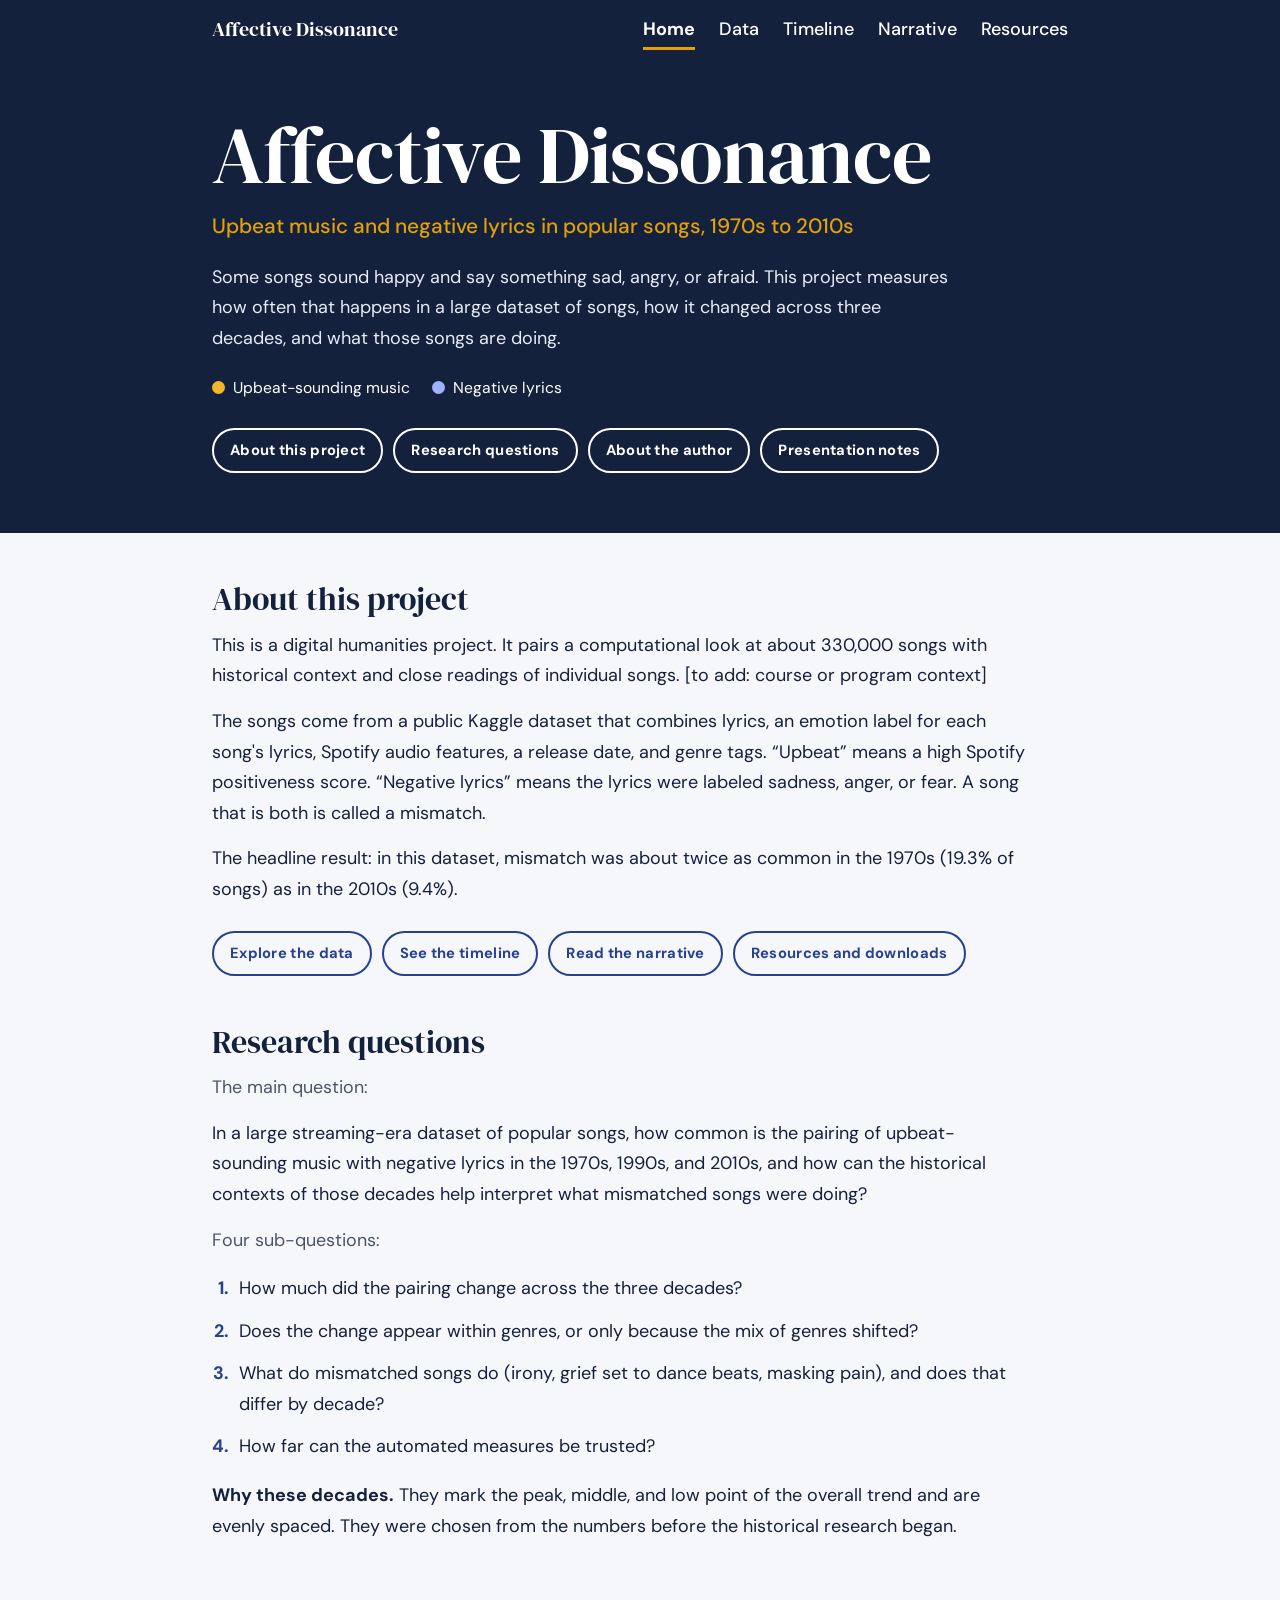
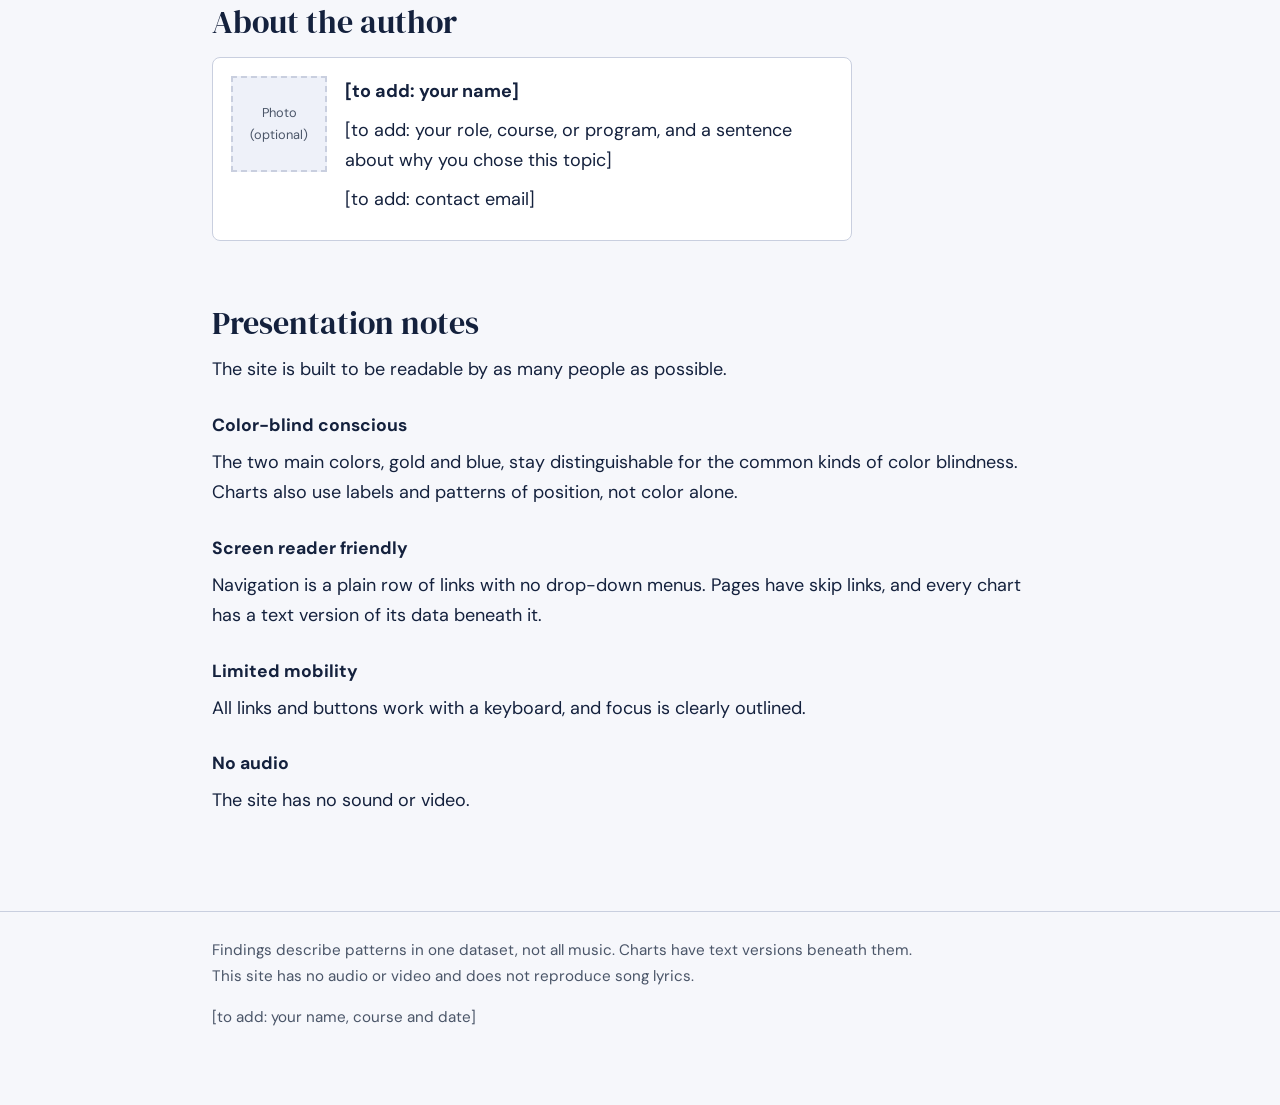
<file: index.html>
<!DOCTYPE html>
<html lang="en">
<head>
<meta charset="utf-8">
<meta name="viewport" content="width=device-width, initial-scale=1">
<title>Affective Dissonance: Upbeat Music, Negative Lyrics</title>
<meta name="description" content="A digital humanities project on songs that sound happy but say something sad, angry, or afraid, across the 1970s, 1990s, and 2010s.">
<link rel="preconnect" href="https://fonts.googleapis.com">
<link href="https://fonts.googleapis.com/css2?family=DM+Serif+Display&family=DM+Sans:wght@400;500;700&display=swap" rel="stylesheet">
<link rel="stylesheet" href="style.css">
</head>
<body>
<a class="skip" href="#main">Skip to main content</a>
<header class="top"><div class="wrap">
<a class="brand" href="index.html">Affective Dissonance</a>
<nav aria-label="Main"><ul><li><a href="index.html" aria-current="page">Home</a></li><li><a href="data.html">Data</a></li><li><a href="timeline.html">Timeline</a></li><li><a href="narrative.html">Narrative</a></li><li><a href="resources.html">Resources</a></li></ul></nav>
</div></header>

<div class="hero"><div class="wrap">
<h1>Affective Dissonance</h1>
<p class="sub">Upbeat music and negative lyrics in popular songs, 1970s to 2010s</p>
<p>Some songs sound happy and say something sad, angry, or afraid. This project measures how often that happens in a large dataset of songs, how it changed across three decades, and what those songs are doing.</p>
<div class="key"><span class="u">Upbeat-sounding music</span><span class="n">Negative lyrics</span></div>
<ul class="jump" aria-label="Jump to a section">
<li><a href="#about">About this project</a></li><li><a href="#questions">Research questions</a></li><li><a href="#author">About the author</a></li><li><a href="#notes">Presentation notes</a></li>
</ul>
</div></div>
<main id="main"><div class="wrap">

<section id="about">
<h2>About this project</h2>
<p>This is a digital humanities project. It pairs a computational look at about 330,000 songs with historical context and close readings of individual songs. [to add: course or program context]</p>
<p>The songs come from a public Kaggle dataset that combines lyrics, an emotion label for each song's lyrics, Spotify audio features, a release date, and genre tags. “Upbeat” means a high Spotify positiveness score. “Negative lyrics” means the lyrics were labeled sadness, anger, or fear. A song that is both is called a mismatch.</p>
<p>The headline result: in this dataset, mismatch was about twice as common in the 1970s (19.3% of songs) as in the 2010s (9.4%).</p>
<ul class="jump">
<li><a href="data.html">Explore the data</a></li><li><a href="timeline.html">See the timeline</a></li><li><a href="narrative.html">Read the narrative</a></li><li><a href="resources.html">Resources and downloads</a></li>
</ul>
</section>

<section id="questions">
<h2>Research questions</h2>
<p class="lead">The main question:</p>
<p>In a large streaming-era dataset of popular songs, how common is the pairing of upbeat-sounding music with negative lyrics in the 1970s, 1990s, and 2010s, and how can the historical contexts of those decades help interpret what mismatched songs were doing?</p>
<p class="lead">Four sub-questions:</p>
<ol class="qs">
<li>How much did the pairing change across the three decades?</li>
<li>Does the change appear within genres, or only because the mix of genres shifted?</li>
<li>What do mismatched songs do (irony, grief set to dance beats, masking pain), and does that differ by decade?</li>
<li>How far can the automated measures be trusted?</li>
</ol>
<p><b>Why these decades.</b> They mark the peak, middle, and low point of the overall trend and are evenly spaced. They were chosen from the numbers before the historical research began.</p>
</section>

<section id="author">
<h2>About the author</h2>
<div class="person">
<div class="ph">Photo (optional)</div>
<div><p><b>[to add: your name]</b></p><p>[to add: your role, course, or program, and a sentence about why you chose this topic]</p><p>[to add: contact email]</p></div>
</div>
</section>

<section id="notes">
<h2>Presentation notes</h2>
<p>The site is built to be readable by as many people as possible.</p>
<h3>Color-blind conscious</h3>
<p>The two main colors, gold and blue, stay distinguishable for the common kinds of color blindness. Charts also use labels and patterns of position, not color alone.</p>
<h3>Screen reader friendly</h3>
<p>Navigation is a plain row of links with no drop-down menus. Pages have skip links, and every chart has a text version of its data beneath it.</p>
<h3>Limited mobility</h3>
<p>All links and buttons work with a keyboard, and focus is clearly outlined.</p>
<h3>No audio</h3>
<p>The site has no sound or video.</p>
</section>

</div></main>
<footer><div class="wrap">
<p>Findings describe patterns in one dataset, not all music. Charts have text versions beneath them. This site has no audio or video and does not reproduce song lyrics.</p>
<p>[to add: your name, course and date]</p>
</div></footer>
</body>
</html>
</file>
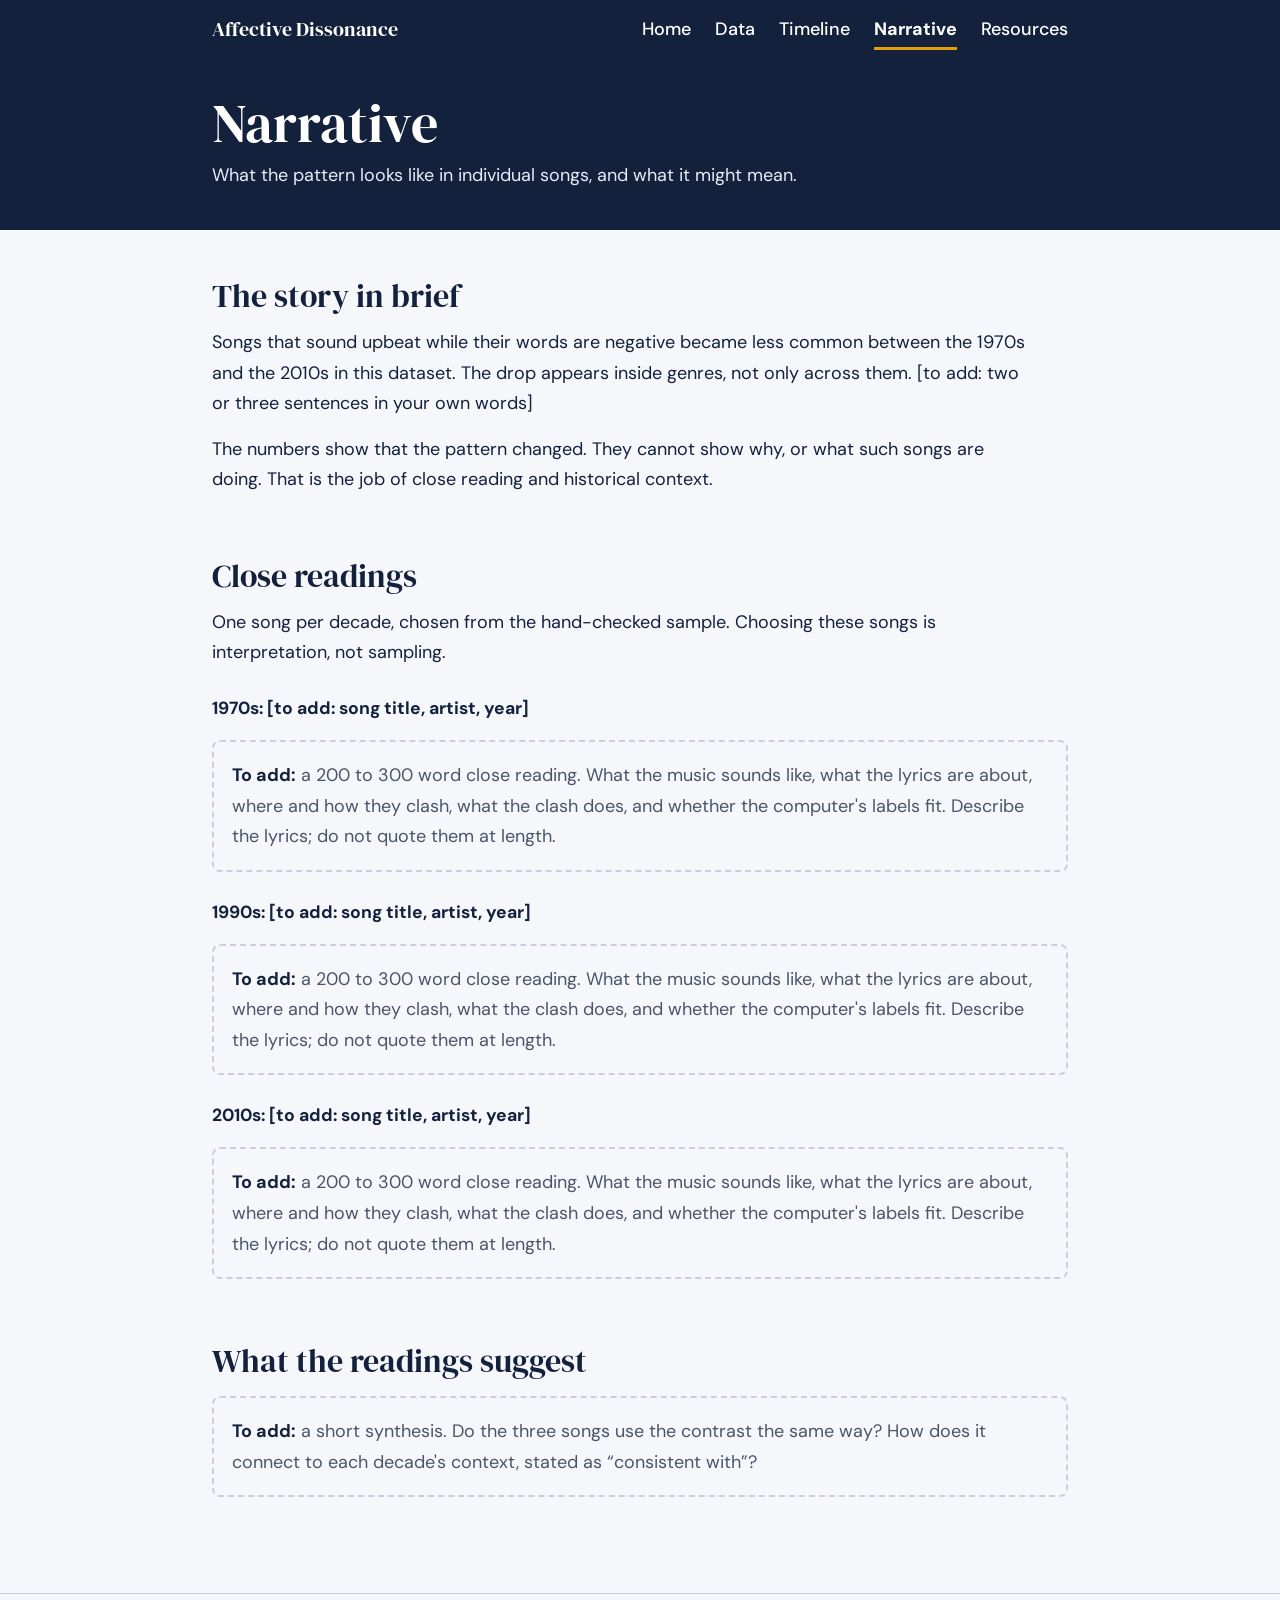
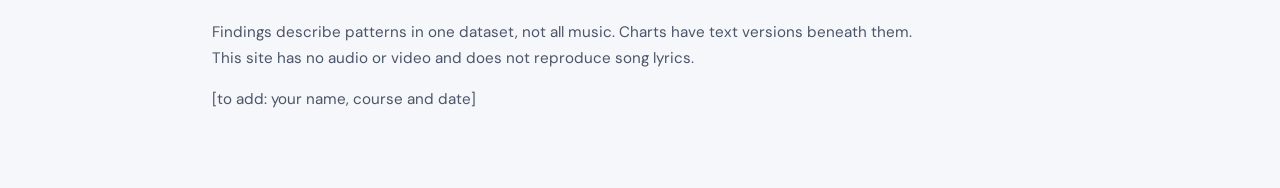
<file: narrative.html>
<!DOCTYPE html>
<html lang="en">
<head>
<meta charset="utf-8">
<meta name="viewport" content="width=device-width, initial-scale=1">
<title>Narrative | Affective Dissonance</title>
<meta name="description" content="Close readings and interpretation.">
<link rel="preconnect" href="https://fonts.googleapis.com">
<link href="https://fonts.googleapis.com/css2?family=DM+Serif+Display&family=DM+Sans:wght@400;500;700&display=swap" rel="stylesheet">
<link rel="stylesheet" href="style.css">
</head>
<body>
<a class="skip" href="#main">Skip to main content</a>
<header class="top"><div class="wrap">
<a class="brand" href="index.html">Affective Dissonance</a>
<nav aria-label="Main"><ul><li><a href="index.html">Home</a></li><li><a href="data.html">Data</a></li><li><a href="timeline.html">Timeline</a></li><li><a href="narrative.html" aria-current="page">Narrative</a></li><li><a href="resources.html">Resources</a></li></ul></nav>
</div></header>

<div class="pagehead"><div class="wrap"><h1>Narrative</h1>
<p>What the pattern looks like in individual songs, and what it might mean.</p></div></div>
<main id="main"><div class="wrap">
<section>
<h2>The story in brief</h2>
<p>Songs that sound upbeat while their words are negative became less common between the 1970s and the 2010s in this dataset. The drop appears inside genres, not only across them. [to add: two or three sentences in your own words]</p>
<p>The numbers show that the pattern changed. They cannot show why, or what such songs are doing. That is the job of close reading and historical context.</p>
</section>
<section>
<h2>Close readings</h2>
<p>One song per decade, chosen from the hand-checked sample. Choosing these songs is interpretation, not sampling.</p>
<h3>1970s: [to add: song title, artist, year]</h3>
<div class="todo"><b>To add:</b> a 200 to 300 word close reading. What the music sounds like, what the lyrics are about, where and how they clash, what the clash does, and whether the computer's labels fit. Describe the lyrics; do not quote them at length.</div><h3>1990s: [to add: song title, artist, year]</h3>
<div class="todo"><b>To add:</b> a 200 to 300 word close reading. What the music sounds like, what the lyrics are about, where and how they clash, what the clash does, and whether the computer's labels fit. Describe the lyrics; do not quote them at length.</div><h3>2010s: [to add: song title, artist, year]</h3>
<div class="todo"><b>To add:</b> a 200 to 300 word close reading. What the music sounds like, what the lyrics are about, where and how they clash, what the clash does, and whether the computer's labels fit. Describe the lyrics; do not quote them at length.</div>
</section>
<section>
<h2>What the readings suggest</h2>
<div class="todo"><b>To add:</b> a short synthesis. Do the three songs use the contrast the same way? How does it connect to each decade's context, stated as “consistent with”?</div>
</section>
</div></main>
<footer><div class="wrap">
<p>Findings describe patterns in one dataset, not all music. Charts have text versions beneath them. This site has no audio or video and does not reproduce song lyrics.</p>
<p>[to add: your name, course and date]</p>
</div></footer>
</body>
</html>
</file>
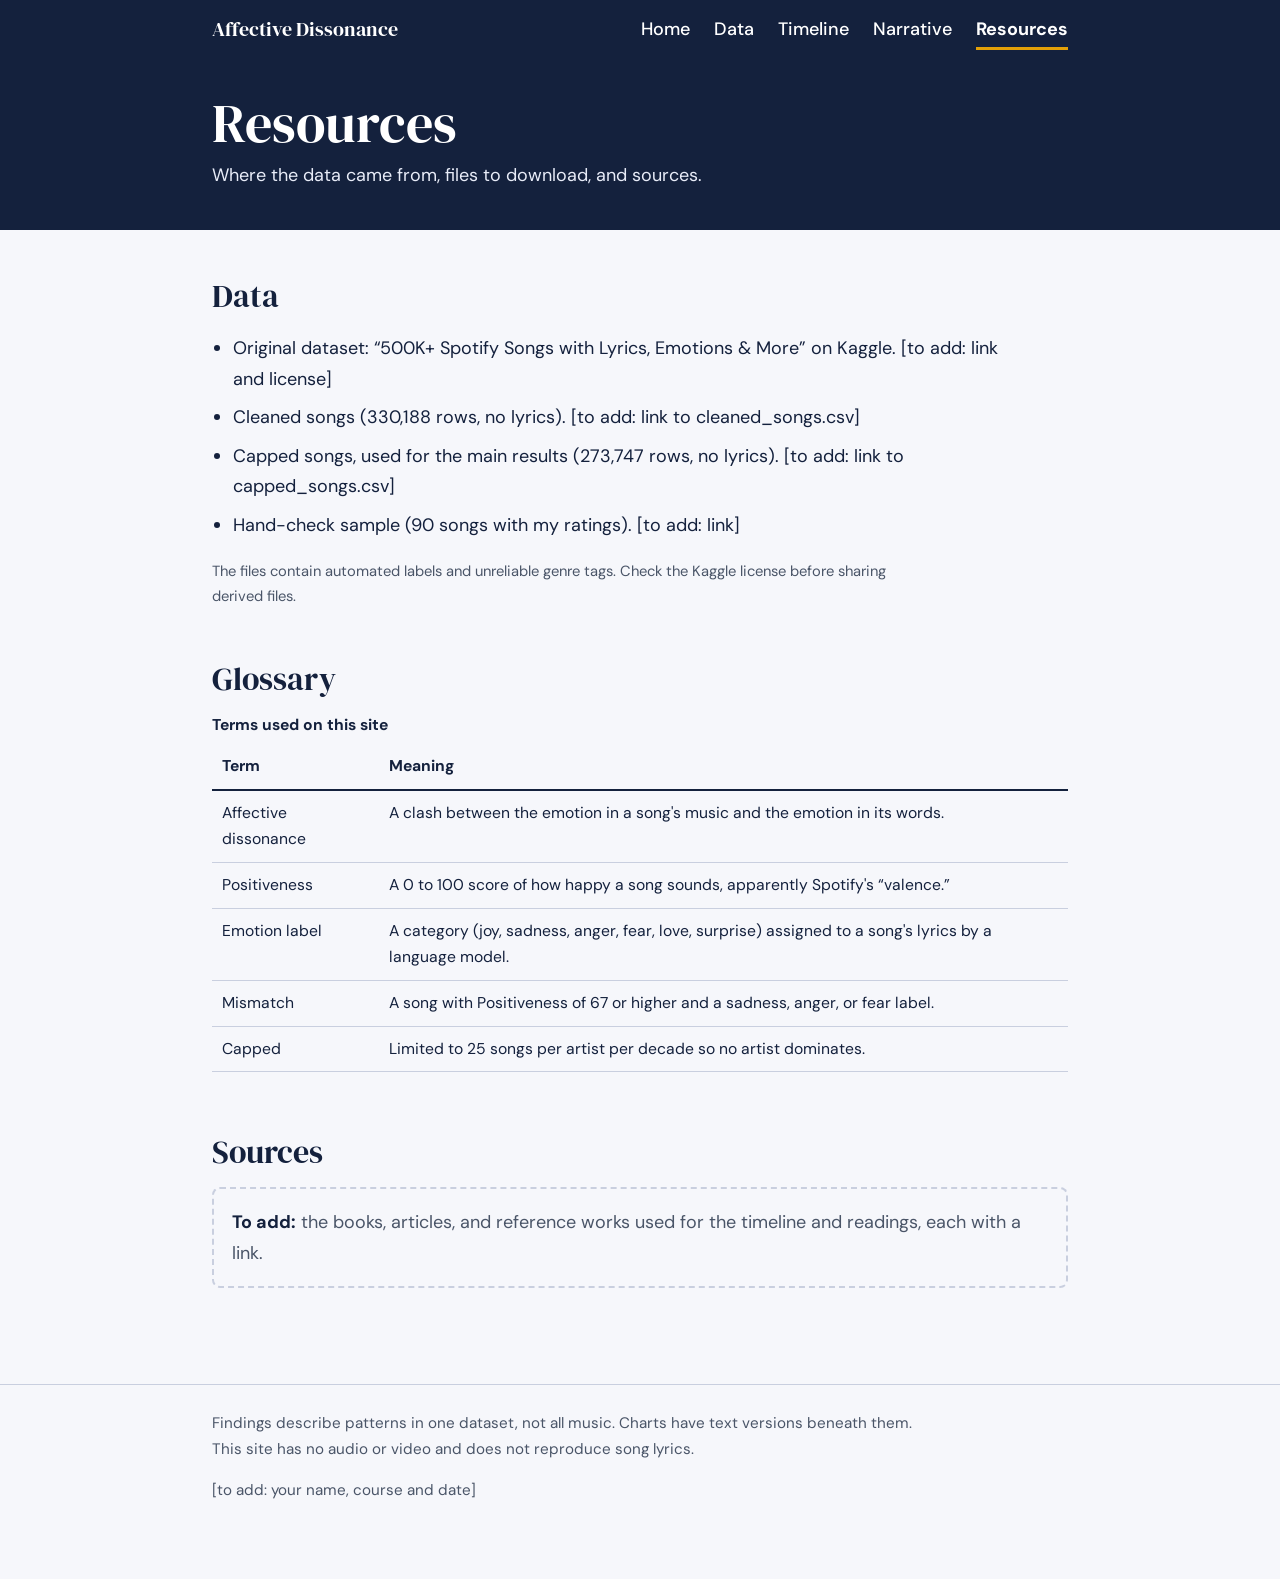
<file: resources.html>
<!DOCTYPE html>
<html lang="en">
<head>
<meta charset="utf-8">
<meta name="viewport" content="width=device-width, initial-scale=1">
<title>Resources | Affective Dissonance</title>
<meta name="description" content="Data, downloads, glossary and sources.">
<link rel="preconnect" href="https://fonts.googleapis.com">
<link href="https://fonts.googleapis.com/css2?family=DM+Serif+Display&family=DM+Sans:wght@400;500;700&display=swap" rel="stylesheet">
<link rel="stylesheet" href="style.css">
</head>
<body>
<a class="skip" href="#main">Skip to main content</a>
<header class="top"><div class="wrap">
<a class="brand" href="index.html">Affective Dissonance</a>
<nav aria-label="Main"><ul><li><a href="index.html">Home</a></li><li><a href="data.html">Data</a></li><li><a href="timeline.html">Timeline</a></li><li><a href="narrative.html">Narrative</a></li><li><a href="resources.html" aria-current="page">Resources</a></li></ul></nav>
</div></header>

<div class="pagehead"><div class="wrap"><h1>Resources</h1>
<p>Where the data came from, files to download, and sources.</p></div></div>
<main id="main"><div class="wrap">
<section>
<h2>Data</h2>
<ul class="plain">
<li>Original dataset: “500K+ Spotify Songs with Lyrics, Emotions &amp; More” on Kaggle. [to add: link and license]</li>
<li>Cleaned songs (330,188 rows, no lyrics). [to add: link to cleaned_songs.csv]</li>
<li>Capped songs, used for the main results (273,747 rows, no lyrics). [to add: link to capped_songs.csv]</li>
<li>Hand-check sample (90 songs with my ratings). [to add: link]</li>
</ul>
<p class="note">The files contain automated labels and unreliable genre tags. Check the Kaggle license before sharing derived files.</p>
</section>
<section>
<h2>Glossary</h2>
<table><caption>Terms used on this site</caption><thead><tr><th>Term</th><th>Meaning</th></tr></thead><tbody>
<tr><td>Affective dissonance</td><td>A clash between the emotion in a song's music and the emotion in its words.</td></tr>
<tr><td>Positiveness</td><td>A 0 to 100 score of how happy a song sounds, apparently Spotify's “valence.”</td></tr>
<tr><td>Emotion label</td><td>A category (joy, sadness, anger, fear, love, surprise) assigned to a song's lyrics by a language model.</td></tr>
<tr><td>Mismatch</td><td>A song with Positiveness of 67 or higher and a sadness, anger, or fear label.</td></tr>
<tr><td>Capped</td><td>Limited to 25 songs per artist per decade so no artist dominates.</td></tr>
</tbody></table>
</section>
<section>
<h2>Sources</h2>
<div class="todo"><b>To add:</b> the books, articles, and reference works used for the timeline and readings, each with a link.</div>
</section>
</div></main>
<footer><div class="wrap">
<p>Findings describe patterns in one dataset, not all music. Charts have text versions beneath them. This site has no audio or video and does not reproduce song lyrics.</p>
<p>[to add: your name, course and date]</p>
</div></footer>
</body>
</html>
</file>
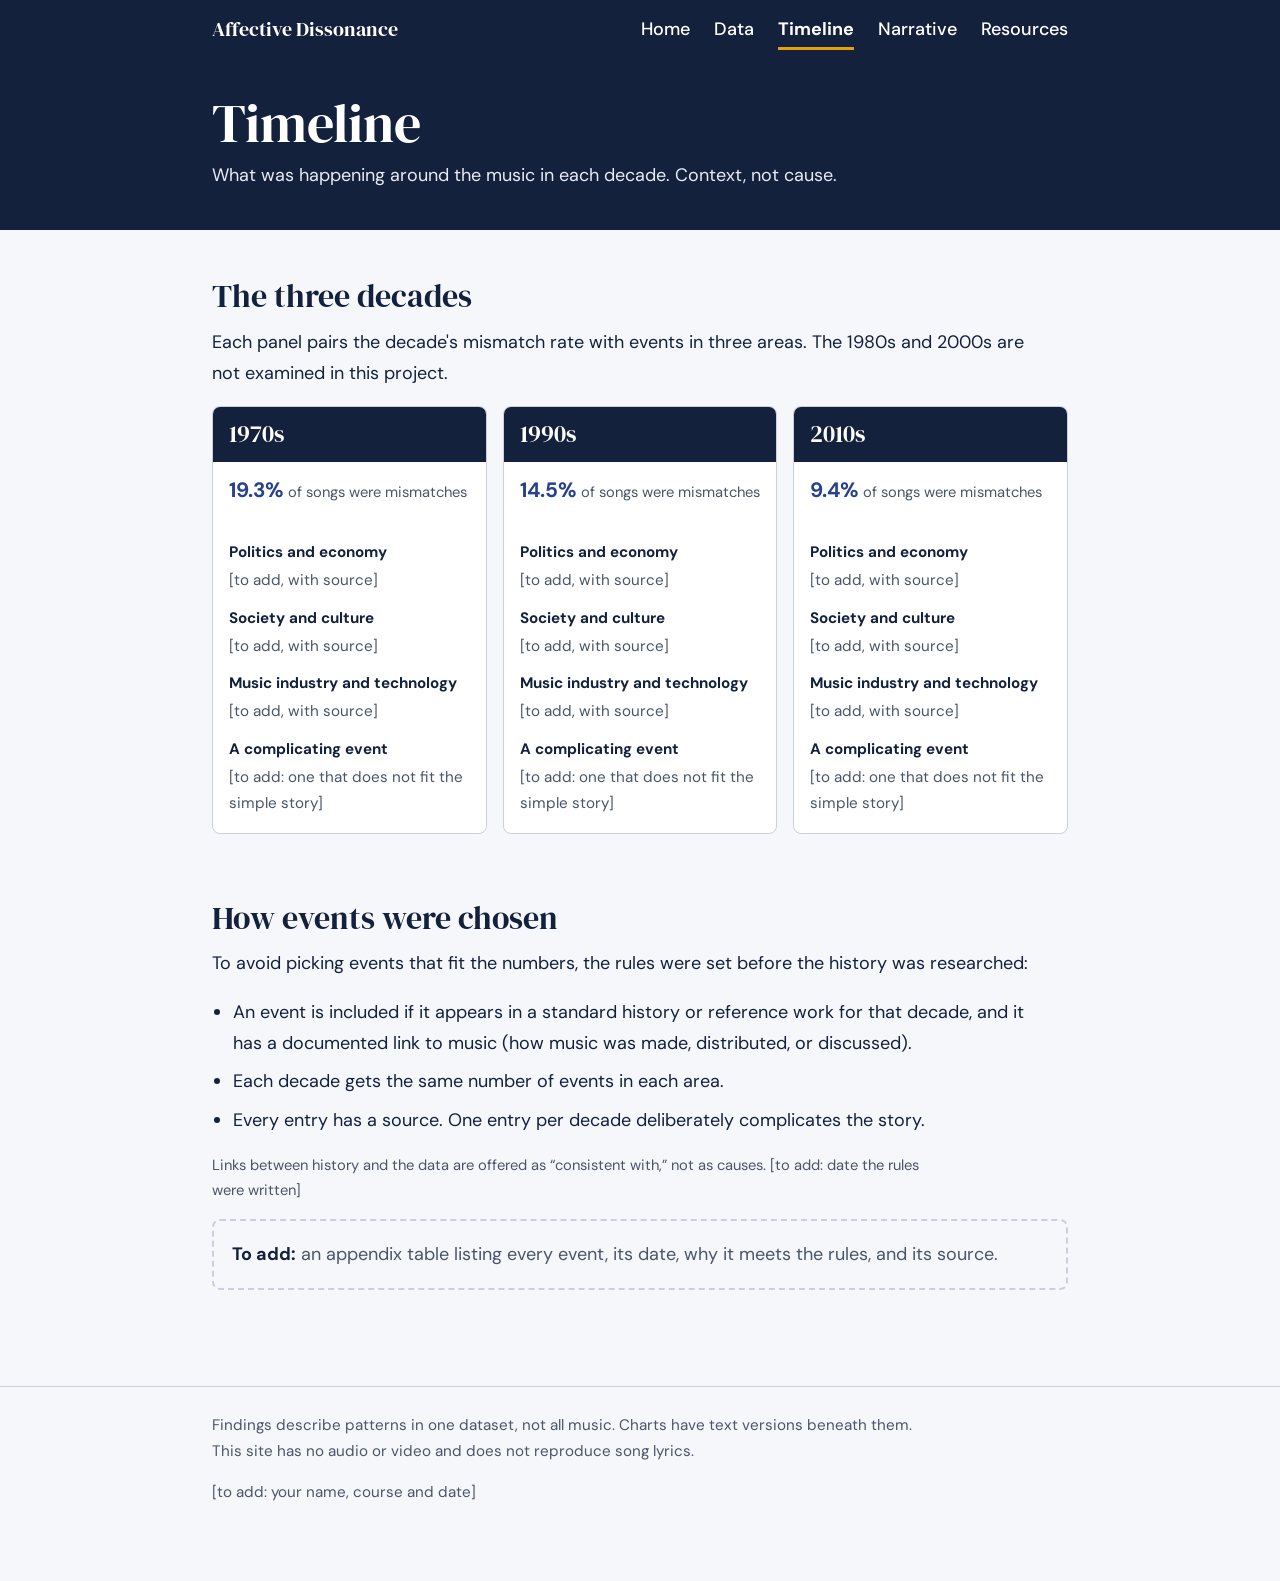
<file: timeline.html>
<!DOCTYPE html>
<html lang="en">
<head>
<meta charset="utf-8">
<meta name="viewport" content="width=device-width, initial-scale=1">
<title>Timeline | Affective Dissonance</title>
<meta name="description" content="Historical context for the 1970s, 1990s and 2010s.">
<link rel="preconnect" href="https://fonts.googleapis.com">
<link href="https://fonts.googleapis.com/css2?family=DM+Serif+Display&family=DM+Sans:wght@400;500;700&display=swap" rel="stylesheet">
<link rel="stylesheet" href="style.css">
</head>
<body>
<a class="skip" href="#main">Skip to main content</a>
<header class="top"><div class="wrap">
<a class="brand" href="index.html">Affective Dissonance</a>
<nav aria-label="Main"><ul><li><a href="index.html">Home</a></li><li><a href="data.html">Data</a></li><li><a href="timeline.html" aria-current="page">Timeline</a></li><li><a href="narrative.html">Narrative</a></li><li><a href="resources.html">Resources</a></li></ul></nav>
</div></header>

<div class="pagehead"><div class="wrap"><h1>Timeline</h1>
<p>What was happening around the music in each decade. Context, not cause.</p></div></div>
<main id="main"><div class="wrap">
<section>
<h2>The three decades</h2>
<p>Each panel pairs the decade's mismatch rate with events in three areas. The 1980s and 2000s are not examined in this project.</p>
<div class="panels"><div class="panel"><h3>1970s</h3><p class="rate"><b>19.3%</b> of songs were mismatches</p>
<dl><dt>Politics and economy</dt><dd>[to add, with source]</dd>
<dt>Society and culture</dt><dd>[to add, with source]</dd>
<dt>Music industry and technology</dt><dd>[to add, with source]</dd>
<dt>A complicating event</dt><dd>[to add: one that does not fit the simple story]</dd></dl></div><div class="panel"><h3>1990s</h3><p class="rate"><b>14.5%</b> of songs were mismatches</p>
<dl><dt>Politics and economy</dt><dd>[to add, with source]</dd>
<dt>Society and culture</dt><dd>[to add, with source]</dd>
<dt>Music industry and technology</dt><dd>[to add, with source]</dd>
<dt>A complicating event</dt><dd>[to add: one that does not fit the simple story]</dd></dl></div><div class="panel"><h3>2010s</h3><p class="rate"><b>9.4%</b> of songs were mismatches</p>
<dl><dt>Politics and economy</dt><dd>[to add, with source]</dd>
<dt>Society and culture</dt><dd>[to add, with source]</dd>
<dt>Music industry and technology</dt><dd>[to add, with source]</dd>
<dt>A complicating event</dt><dd>[to add: one that does not fit the simple story]</dd></dl></div></div>
</section>
<section>
<h2>How events were chosen</h2>
<p>To avoid picking events that fit the numbers, the rules were set before the history was researched:</p>
<ul class="plain">
<li>An event is included if it appears in a standard history or reference work for that decade, and it has a documented link to music (how music was made, distributed, or discussed).</li>
<li>Each decade gets the same number of events in each area.</li>
<li>Every entry has a source. One entry per decade deliberately complicates the story.</li>
</ul>
<p class="note">Links between history and the data are offered as “consistent with,” not as causes. [to add: date the rules were written]</p>
<div class="todo"><b>To add:</b> an appendix table listing every event, its date, why it meets the rules, and its source.</div>
</section>
</div></main>
<footer><div class="wrap">
<p>Findings describe patterns in one dataset, not all music. Charts have text versions beneath them. This site has no audio or video and does not reproduce song lyrics.</p>
<p>[to add: your name, course and date]</p>
</div></footer>
</body>
</html>
</file>
<file: style.css>
:root{
  --bg:#F6F7FB; --panel:#FFFFFF; --ink:#14213D; --muted:#4A5568; --line:#C9CFDF;
  --up:#E3A008; --neg:#26418F; --soft:#EEF1F9; --band:#14213D; --bandink:#FFFFFF;
}
@media (prefers-color-scheme: dark){
  :root{--bg:#0E1426; --panel:#161E36; --ink:#EEF1FA; --muted:#B4BCD2; --line:#34406A;
        --up:#F2B72B; --neg:#9DB3FF; --soft:#1B2442; --band:#070B18; --bandink:#FFFFFF}
}
*{box-sizing:border-box}
html{scroll-behavior:smooth;scroll-padding-top:20px}
body{margin:0;background:var(--bg);color:var(--ink);font:400 18px/1.7 "DM Sans",system-ui,sans-serif}
a{color:var(--neg);text-underline-offset:3px}
a:focus-visible,button:focus-visible,summary:focus-visible{outline:3px solid var(--up);outline-offset:2px}
.skip{position:absolute;left:-999px;top:8px;background:var(--up);color:#14213D;padding:10px 16px;font-weight:700;z-index:50}
.skip:focus{left:8px}
.wrap{max-width:900px;margin:0 auto;padding:0 22px}
/* top navigation: plain link row, no drop-downs */
.top{background:var(--band);color:var(--bandink)}
.top .wrap{display:flex;flex-wrap:wrap;align-items:center;justify-content:space-between;gap:8px 28px;padding-top:14px;padding-bottom:14px}
.brand{font:400 1.25rem/1 "DM Serif Display",Georgia,serif;color:#fff;text-decoration:none}
.top ul{list-style:none;margin:0;padding:0;display:flex;flex-wrap:wrap;gap:6px 24px}
.top ul a{color:#fff;text-decoration:none;font-weight:500;padding:6px 0;border-bottom:3px solid transparent}
.top ul a:hover{border-bottom-color:var(--up)}
.top ul a[aria-current="page"]{border-bottom-color:var(--up);font-weight:700}
/* hero */
.hero{background:var(--band);color:var(--bandink);padding:56px 0 60px}
.hero h1{font:400 clamp(2.6rem,9vw,5rem)/1.02 "DM Serif Display",Georgia,serif;margin:0 0 12px;letter-spacing:-.01em}
.hero .sub{font-size:1.3rem;color:var(--up);margin:0 0 18px;font-weight:500}
.hero p{max-width:62ch;margin:0 0 14px;color:#E8ECF8}
.key{display:flex;gap:22px;flex-wrap:wrap;font-size:.98rem;margin-top:22px;color:#fff}
.key span::before{content:"";display:inline-block;width:13px;height:13px;border-radius:50%;margin-right:8px;vertical-align:-1px}
.key .u::before{background:#F2B72B}.key .n::before{background:#9DB3FF}
.pagehead{background:var(--band);color:#fff;padding:36px 0 40px}
.pagehead h1{font:400 clamp(2.2rem,7vw,3.4rem)/1.05 "DM Serif Display",Georgia,serif;margin:0 0 8px}
.pagehead p{margin:0;max-width:62ch;color:#E8ECF8}
/* jump buttons */
.jump{display:flex;flex-wrap:wrap;gap:10px;margin:26px 0 0;padding:0;list-style:none}
.jump a,.btn{display:inline-block;border:2px solid var(--neg);color:var(--neg);background:transparent;padding:8px 16px;border-radius:999px;font-weight:700;font-size:.92rem;text-decoration:none;letter-spacing:.02em}
.jump a:hover,.btn:hover{background:var(--neg);color:var(--bg)}
.hero .jump a{border-color:#fff;color:#fff}
.hero .jump a:hover{background:#fff;color:#14213D}
main{padding-bottom:30px}
section{padding-top:48px}
h2{font:400 2rem/1.15 "DM Serif Display",Georgia,serif;margin:0 0 12px}
h3{font-size:1.1rem;margin:26px 0 6px}
p{max-width:68ch;margin:0 0 15px}
.lead{font-size:1.12rem;color:var(--muted)}
ol.qs{max-width:68ch;padding-left:1.3rem}
ol.qs li{margin-bottom:12px;padding-left:6px}
ol.qs li::marker{font-weight:700;color:var(--neg)}
ul.plain{max-width:68ch;padding-left:1.3rem}
ul.plain li{margin-bottom:8px}
.nums{display:grid;grid-template-columns:repeat(3,1fr);gap:14px;margin:20px 0}
.nums div{background:var(--panel);border:1px solid var(--line);border-top:5px solid var(--up);border-radius:6px;padding:16px}
.nums b{display:block;font:400 2.6rem/1 "DM Serif Display",Georgia,serif;color:var(--neg)}
.nums span{font-size:.95rem;color:var(--muted)}
.card{background:var(--panel);border:1px solid var(--line);border-radius:8px;padding:20px 18px 14px;margin:16px 0}
.box{position:relative;height:330px}
.note{font-size:.92rem;color:var(--muted);margin:10px 0 4px;max-width:72ch}
details{margin:10px 0 2px;font-size:.95rem}
summary{cursor:pointer;color:var(--neg);font-weight:700}
.todo{border:2px dashed var(--line);border-radius:8px;padding:18px;color:var(--muted);margin:16px 0}
.todo b{color:var(--ink)}
table{border-collapse:collapse;width:100%;font-size:.98rem;margin:14px 0}
caption{text-align:left;font-weight:700;padding-bottom:6px}
th,td{text-align:left;padding:9px 10px;border-bottom:1px solid var(--line);vertical-align:top}
th{font-weight:700;border-bottom:2px solid var(--ink)}
.panels{display:grid;grid-template-columns:repeat(3,1fr);gap:16px;margin:18px 0}
.panel{background:var(--panel);border:1px solid var(--line);border-radius:8px;overflow:hidden}
.panel h3{margin:0;padding:14px 16px;background:var(--band);color:#fff;font:400 1.5rem/1.1 "DM Serif Display",Georgia,serif}
.panel .rate{padding:10px 16px 0;color:var(--muted);font-size:.92rem}
.panel .rate b{color:var(--neg);font-size:1.3rem}
.panel dl{margin:0;padding:6px 16px 16px}
.panel dt{font-weight:700;margin-top:12px;font-size:.95rem}
.panel dd{margin:2px 0 0;color:var(--muted);font-size:.95rem}
.person{display:grid;grid-template-columns:96px 1fr;gap:18px;align-items:start;background:var(--panel);border:1px solid var(--line);border-radius:8px;padding:18px;margin:16px 0;max-width:640px}
.person .ph{width:96px;height:96px;background:var(--soft);border:2px dashed var(--line);display:flex;align-items:center;justify-content:center;font-size:.8rem;color:var(--muted);text-align:center;padding:6px}
.person p{margin:0 0 8px}
footer{margin-top:50px;border-top:1px solid var(--line);padding:26px 0 60px;color:var(--muted);font-size:.95rem}
footer p{max-width:72ch}
@media (max-width:720px){.nums,.panels{grid-template-columns:1fr}.box{height:290px}.person{grid-template-columns:1fr}}
@media (prefers-reduced-motion:reduce){html{scroll-behavior:auto}}
</file>
